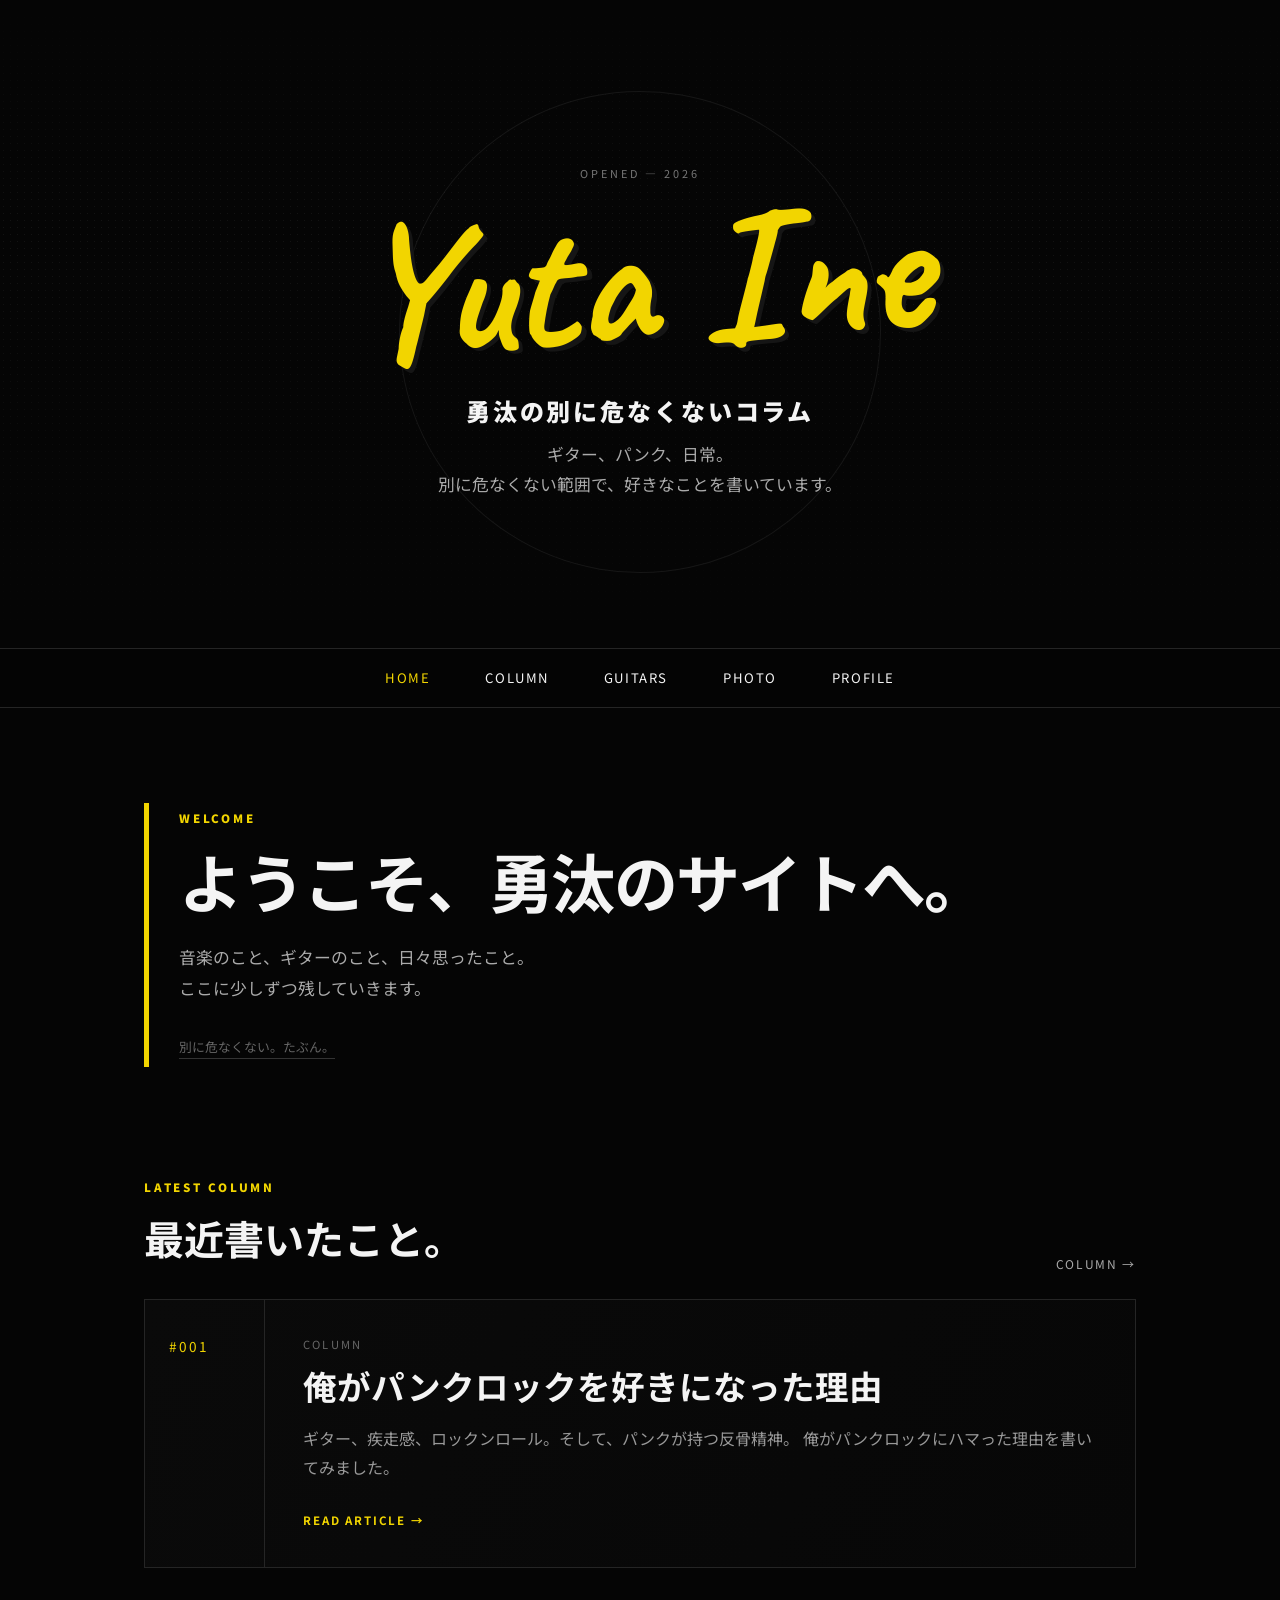
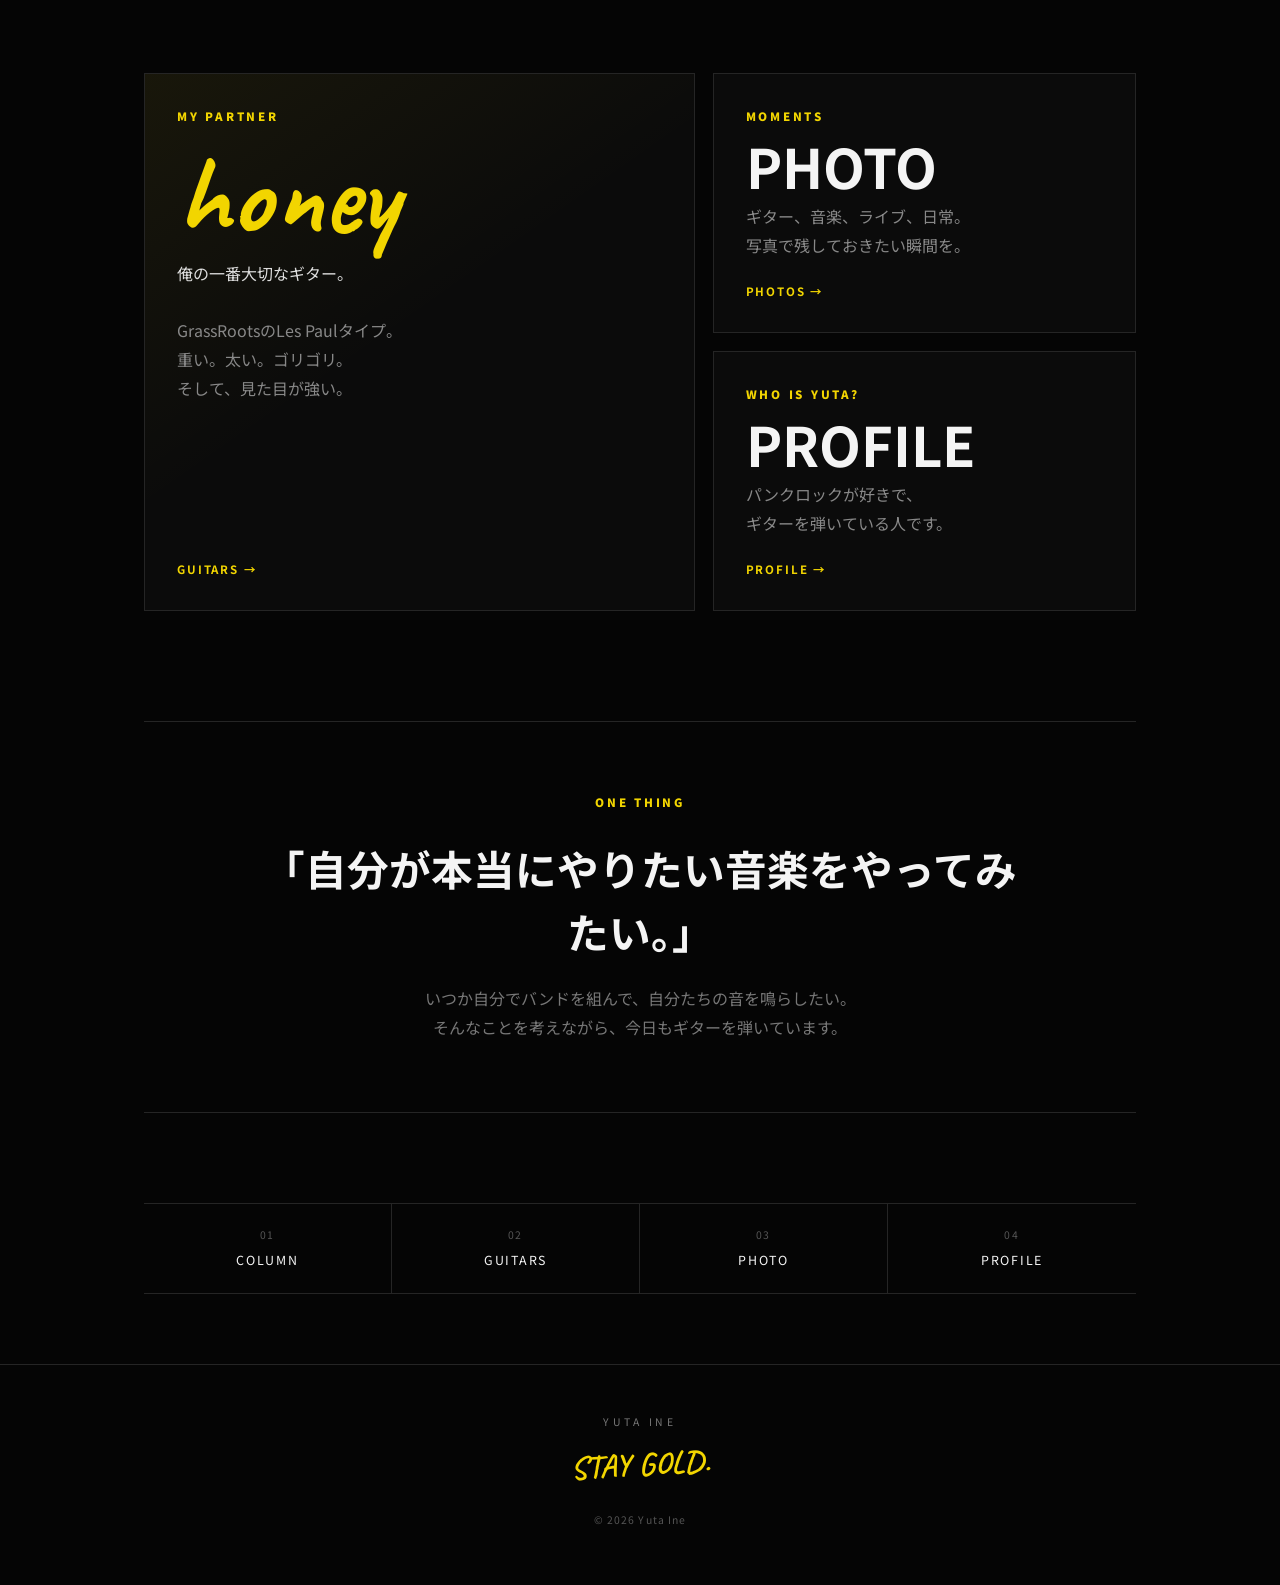
<file: index.html>
<!doctype html>
<html lang="ja">
<head>
<meta charset="utf-8">
<meta name="viewport" content="width=device-width, initial-scale=1">
<title>Yuta Ine | 勇汰の別に危なくないコラム</title>
<link rel="stylesheet" href="style.css">
</head>
<body>

<header class="hero">
  <div class="hero-noise"></div>
  <p class="opened">OPENED — 2026</p>
  <div class="scribble">Yuta Ine</div>
  <p class="subtitle">勇汰の別に危なくないコラム</p>
  <p class="lead">ギター、パンク、日常。<br>別に危なくない範囲で、好きなことを書いています。</p>
</header>

<nav>
  <a href="index.html" class="active">HOME</a>
  <a href="column.html">COLUMN</a>
  <a href="guitars.html">GUITARS</a>
  <a href="photo.html">PHOTO</a>
  <a href="profile.html">PROFILE</a>
</nav>

<main>

  <section class="welcome">
    <div class="section-mark">WELCOME</div>
    <h1>ようこそ、勇汰のサイトへ。</h1>
    <p>
      音楽のこと、ギターのこと、日々思ったこと。<br>
      ここに少しずつ残していきます。
    </p>
    <p class="welcome-note">別に危なくない。たぶん。</p>
  </section>

  <section class="latest">
    <div class="section-heading">
      <div>
        <p class="eyebrow">LATEST COLUMN</p>
        <h2>最近書いたこと。</h2>
      </div>
      <a class="text-link" href="column.html">COLUMN →</a>
    </div>

    <a class="feature-card" href="column.html">
      <div class="feature-number">#001</div>
      <div class="feature-copy">
        <p class="feature-label">COLUMN</p>
        <h3>俺がパンクロックを好きになった理由</h3>
        <p>
          ギター、疾走感、ロックンロール。そして、パンクが持つ反骨精神。
          俺がパンクロックにハマった理由を書いてみました。
        </p>
        <span>READ ARTICLE →</span>
      </div>
    </a>
  </section>

  <section class="home-grid">
    <a class="home-card home-card-large" href="guitars.html">
      <p class="eyebrow">MY PARTNER</p>
      <h2>honey</h2>
      <p class="card-lead">俺の一番大切なギター。</p>
      <p class="card-text">
        GrassRootsのLes Paulタイプ。<br>
        重い。太い。ゴリゴリ。<br>
        そして、見た目が強い。
      </p>
      <span class="card-arrow">GUITARS →</span>
    </a>

    <a class="home-card" href="photo.html">
      <p class="eyebrow">MOMENTS</p>
      <h2>PHOTO</h2>
      <p class="card-text">
        ギター、音楽、ライブ、日常。<br>
        写真で残しておきたい瞬間を。
      </p>
      <span class="card-arrow">PHOTOS →</span>
    </a>

    <a class="home-card" href="profile.html">
      <p class="eyebrow">WHO IS YUTA?</p>
      <h2>PROFILE</h2>
      <p class="card-text">
        パンクロックが好きで、<br>
        ギターを弾いている人です。
      </p>
      <span class="card-arrow">PROFILE →</span>
    </a>
  </section>

  <section class="manifesto">
    <p class="eyebrow">ONE THING</p>
    <blockquote>
      「自分が本当にやりたい音楽をやってみたい。」
    </blockquote>
    <p>
      いつか自分でバンドを組んで、自分たちの音を鳴らしたい。<br>
      そんなことを考えながら、今日もギターを弾いています。
    </p>
  </section>

  <section class="home-links">
    <a href="column.html"><span>01</span> COLUMN</a>
    <a href="guitars.html"><span>02</span> GUITARS</a>
    <a href="photo.html"><span>03</span> PHOTO</a>
    <a href="profile.html"><span>04</span> PROFILE</a>
  </section>

</main>

<footer>
  <p>YUTA INE</p>
  <strong>STAY GOLD.</strong>
  <small>© 2026 Yuta Ine</small>
</footer>

</body>
</html>
</file>
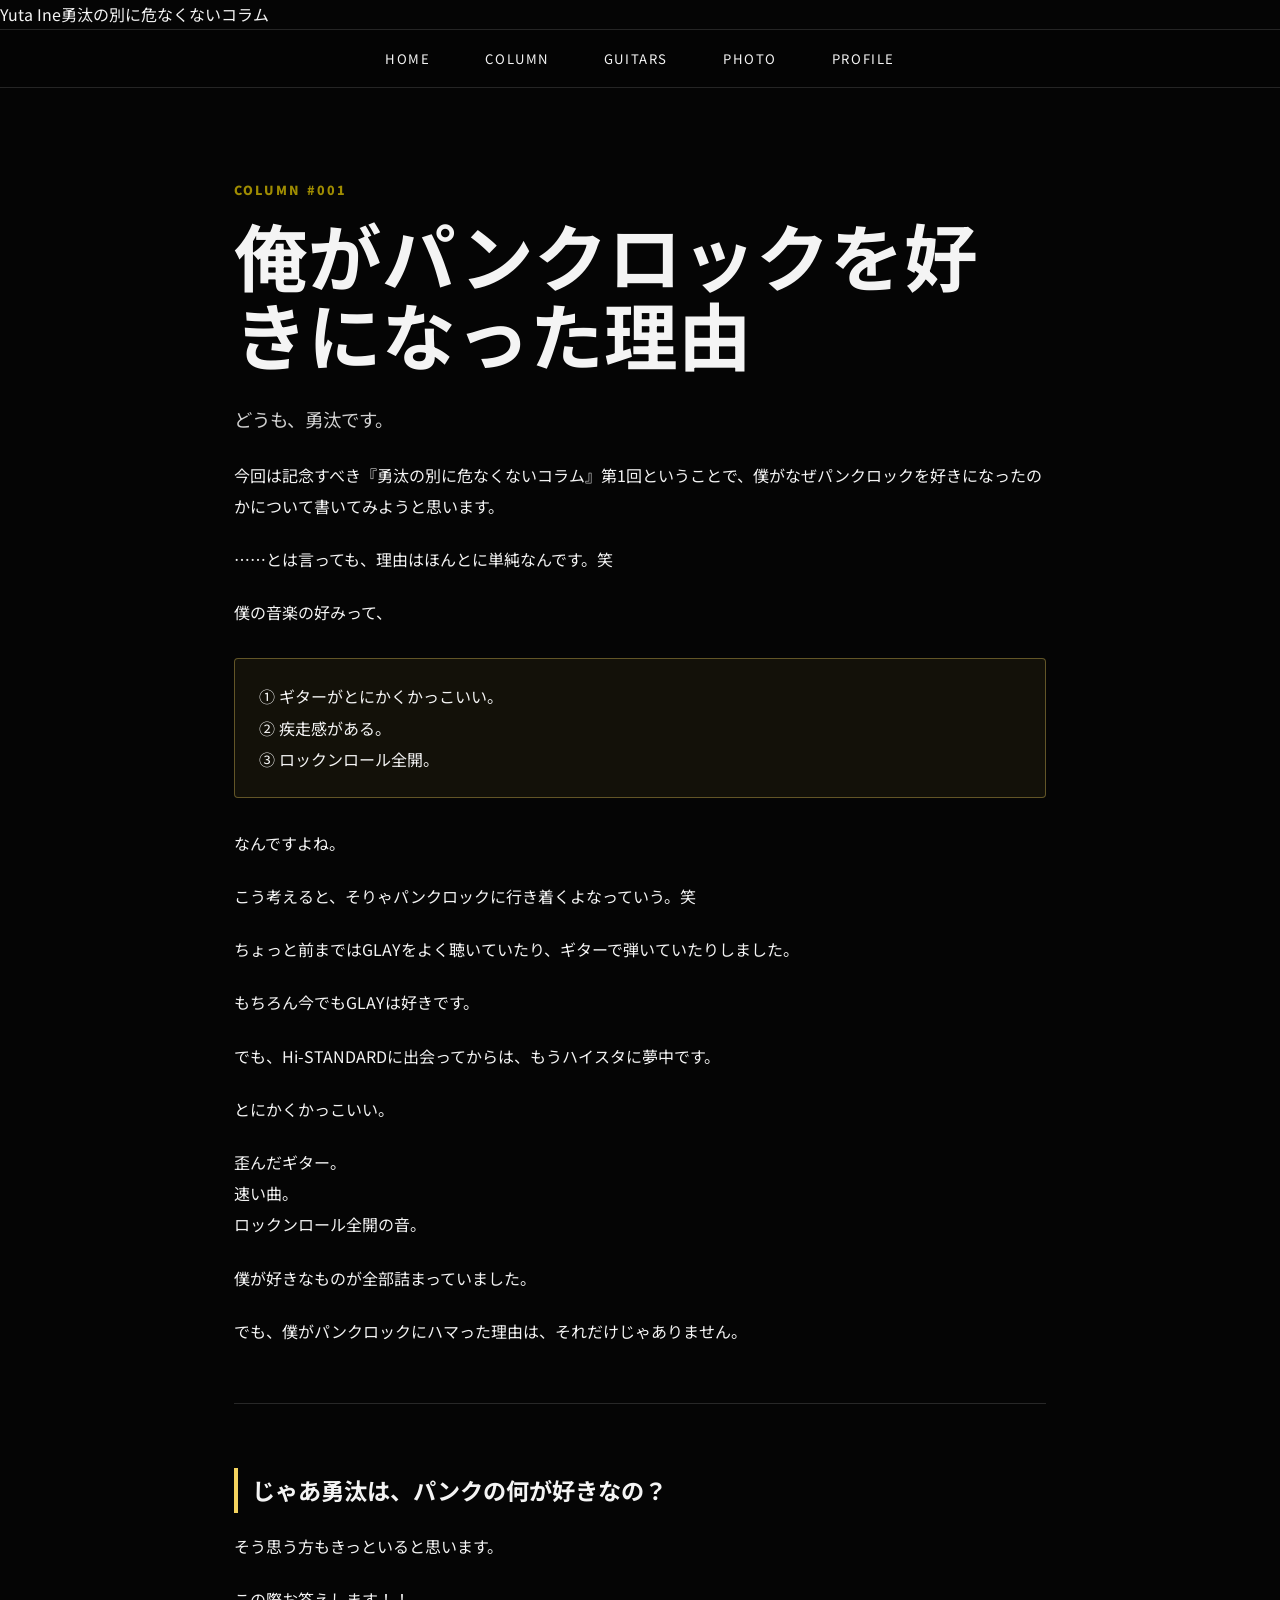
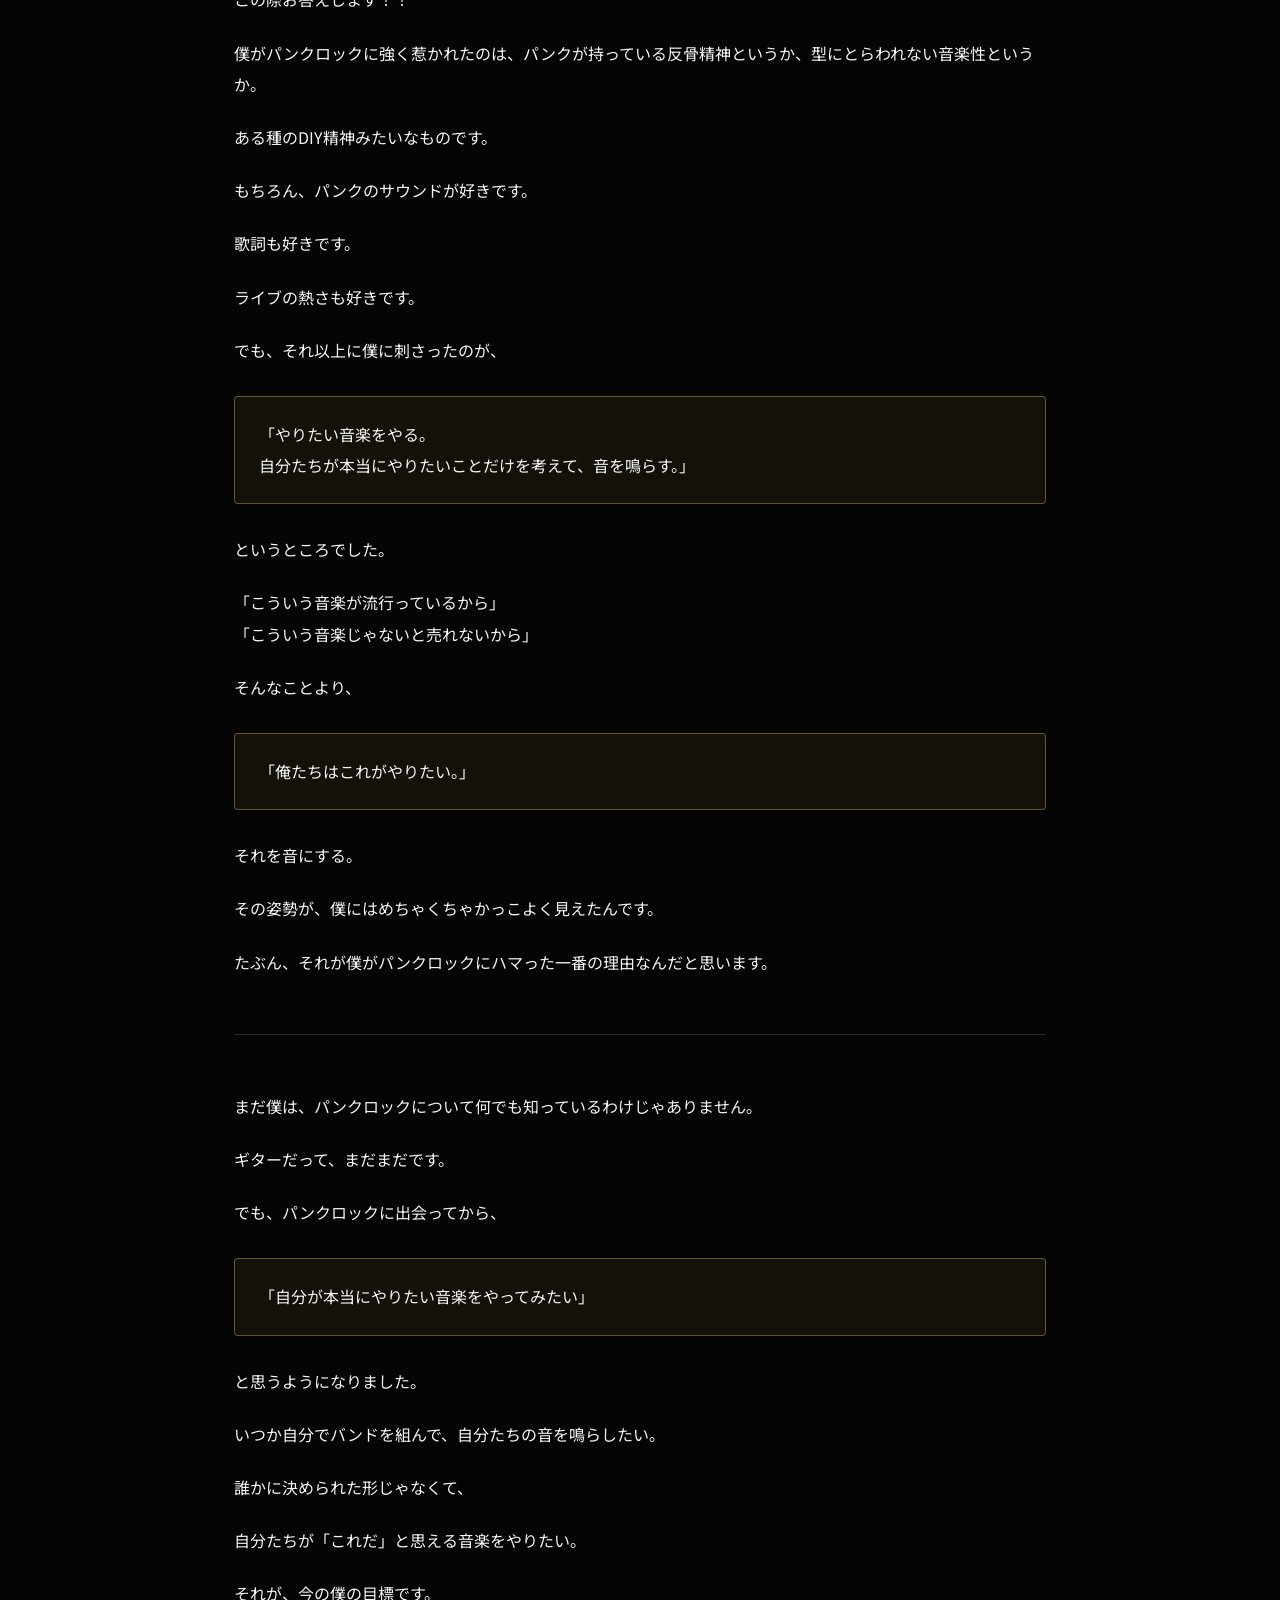
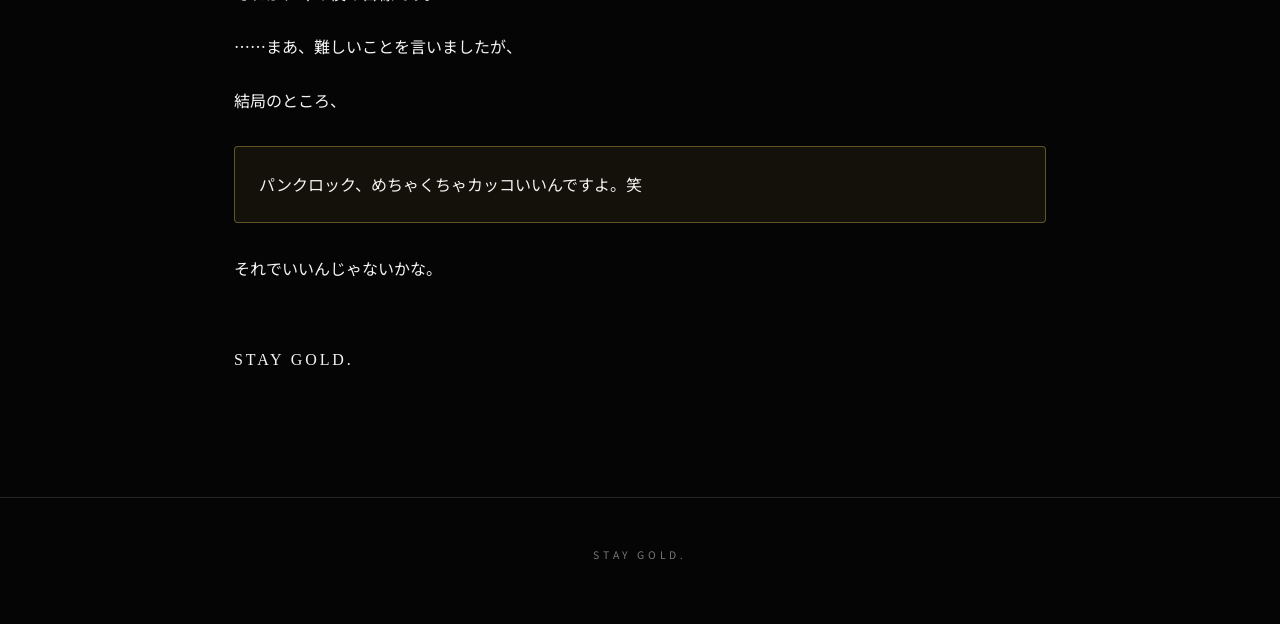
<file: column.html>
<!DOCTYPE html>
<html lang="ja">
<head>
  <meta charset="UTF-8">
  <meta name="viewport" content="width=device-width, initial-scale=1.0">
  <title>俺がパンクロックを好きになった理由 | Yuta Ine</title>
  <link rel="stylesheet" href="style.css">
</head>
<body>
<header class="site-header">
  <div class="brand"><a href="index.html">Yuta Ine</a><span>勇汰の別に危なくないコラム</span></div>
  <nav><a href="index.html">HOME</a><a href="column.html">COLUMN</a><a href="guitars.html">GUITARS</a><a href="photo.html">PHOTO</a><a href="profile.html">PROFILE</a></nav>
</header>

<main class="article-page">
  <p class="eyebrow">COLUMN #001</p>
  <h1>俺がパンクロックを好きになった理由</h1>
  <p class="article-lead">どうも、勇汰です。</p>

  <p>今回は記念すべき『勇汰の別に危なくないコラム』第1回ということで、僕がなぜパンクロックを好きになったのかについて書いてみようと思います。</p>
  <p>……とは言っても、理由はほんとに単純なんです。笑</p>

  <p>僕の音楽の好みって、</p>
  <div class="quote-card">
    <p>① ギターがとにかくかっこいい。<br>② 疾走感がある。<br>③ ロックンロール全開。</p>
  </div>
  <p>なんですよね。</p>
  <p>こう考えると、そりゃパンクロックに行き着くよなっていう。笑</p>

  <p>ちょっと前まではGLAYをよく聴いていたり、ギターで弾いていたりしました。</p>
  <p>もちろん今でもGLAYは好きです。</p>
  <p>でも、Hi-STANDARDに出会ってからは、もうハイスタに夢中です。</p>

  <p>とにかくかっこいい。</p>
  <p>歪んだギター。<br>速い曲。<br>ロックンロール全開の音。</p>
  <p>僕が好きなものが全部詰まっていました。</p>

  <p>でも、僕がパンクロックにハマった理由は、それだけじゃありません。</p>

  <hr>

  <h2>じゃあ勇汰は、パンクの何が好きなの？</h2>
  <p>そう思う方もきっといると思います。</p>
  <p>この際お答えします！！</p>

  <p>僕がパンクロックに強く惹かれたのは、パンクが持っている反骨精神というか、型にとらわれない音楽性というか。</p>
  <p>ある種のDIY精神みたいなものです。</p>

  <p>もちろん、パンクのサウンドが好きです。</p>
  <p>歌詞も好きです。</p>
  <p>ライブの熱さも好きです。</p>

  <p>でも、それ以上に僕に刺さったのが、</p>

  <div class="quote-card big">
    <p>「やりたい音楽をやる。<br>
    自分たちが本当にやりたいことだけを考えて、音を鳴らす。」</p>
  </div>

  <p>というところでした。</p>

  <p>「こういう音楽が流行っているから」<br>
  「こういう音楽じゃないと売れないから」</p>

  <p>そんなことより、</p>

  <div class="quote-card big"><p>「俺たちはこれがやりたい。」</p></div>

  <p>それを音にする。</p>
  <p>その姿勢が、僕にはめちゃくちゃかっこよく見えたんです。</p>
  <p>たぶん、それが僕がパンクロックにハマった一番の理由なんだと思います。</p>

  <hr>

  <p>まだ僕は、パンクロックについて何でも知っているわけじゃありません。</p>
  <p>ギターだって、まだまだです。</p>

  <p>でも、パンクロックに出会ってから、</p>

  <div class="quote-card big"><p>「自分が本当にやりたい音楽をやってみたい」</p></div>

  <p>と思うようになりました。</p>

  <p>いつか自分でバンドを組んで、自分たちの音を鳴らしたい。</p>
  <p>誰かに決められた形じゃなくて、</p>
  <p>自分たちが「これだ」と思える音楽をやりたい。</p>
  <p>それが、今の僕の目標です。</p>

  <p>……まあ、難しいことを言いましたが、</p>
  <p>結局のところ、</p>

  <div class="quote-card big"><p>パンクロック、めちゃくちゃカッコいいんですよ。笑</p></div>

  <p>それでいいんじゃないかな。</p>

  <p class="signature">STAY GOLD.</p>
</main>

<footer><p>STAY GOLD.</p></footer>
</body>
</html>
</file>
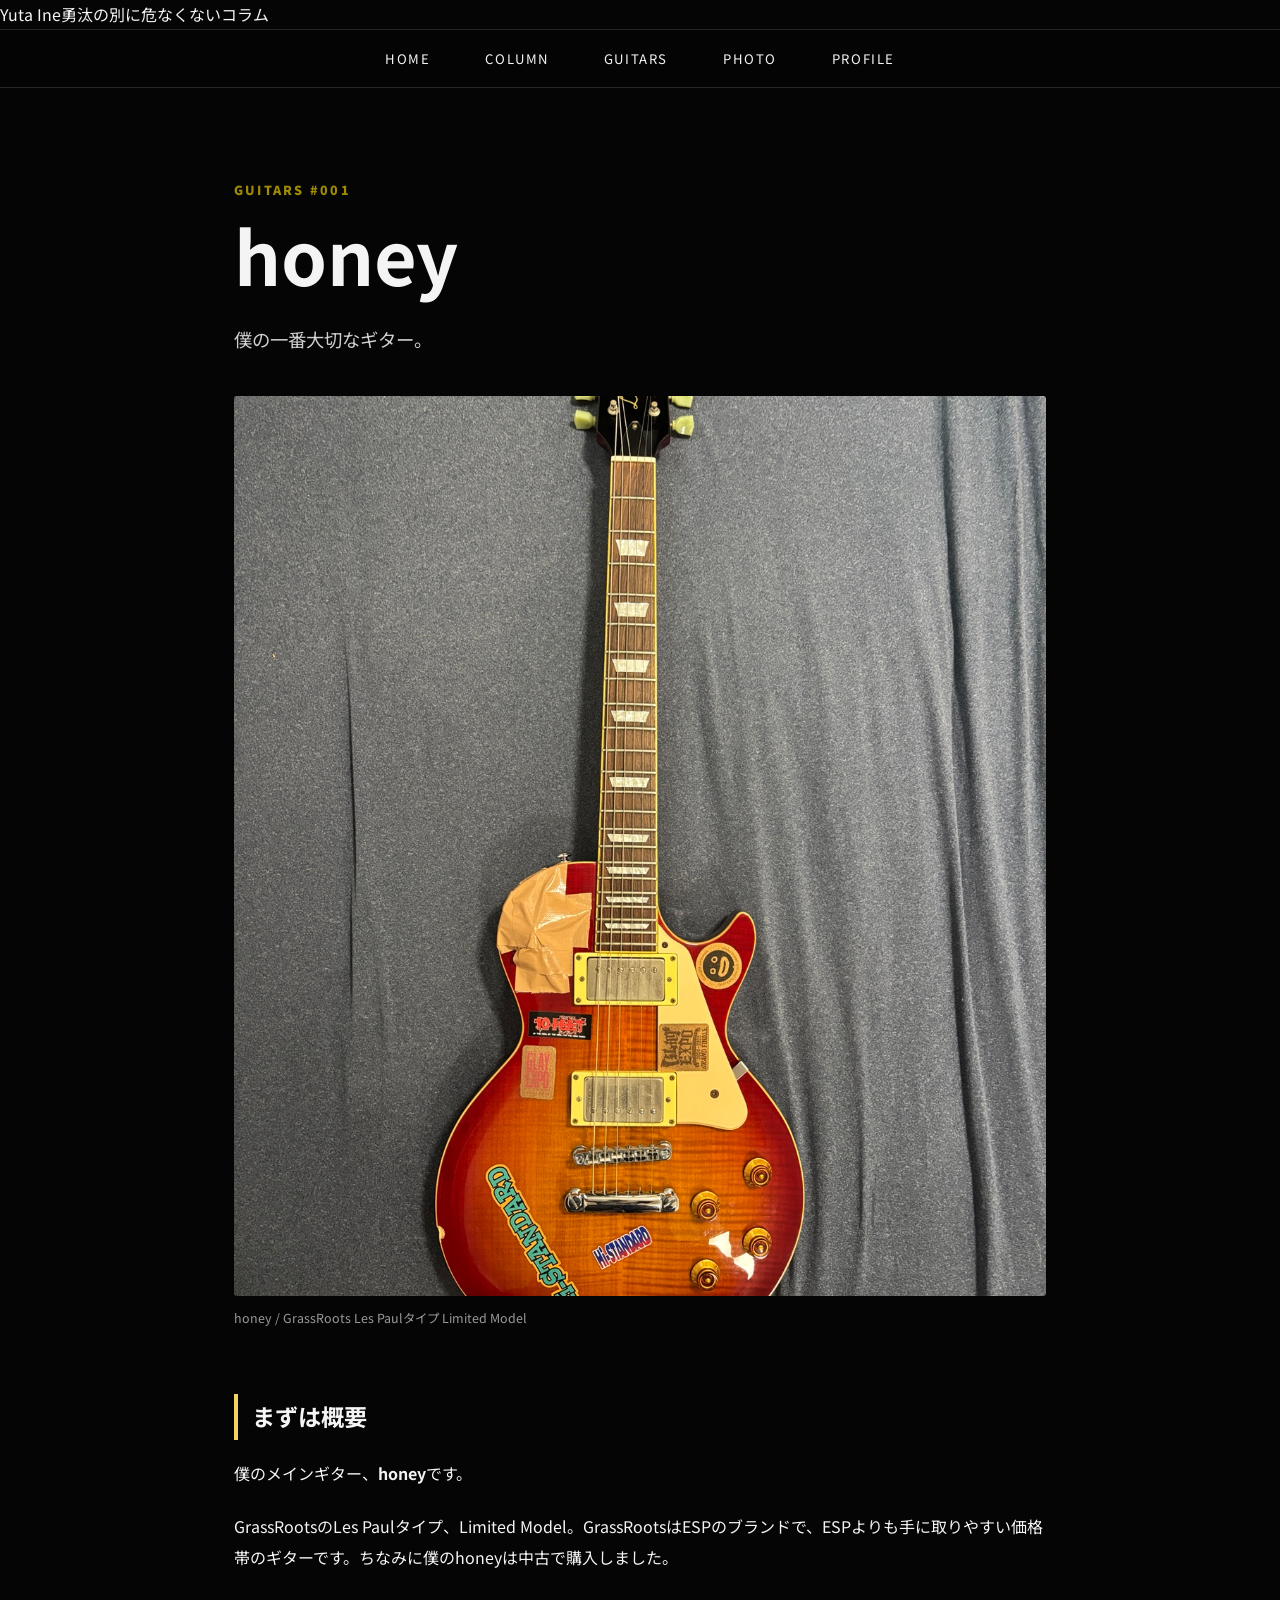
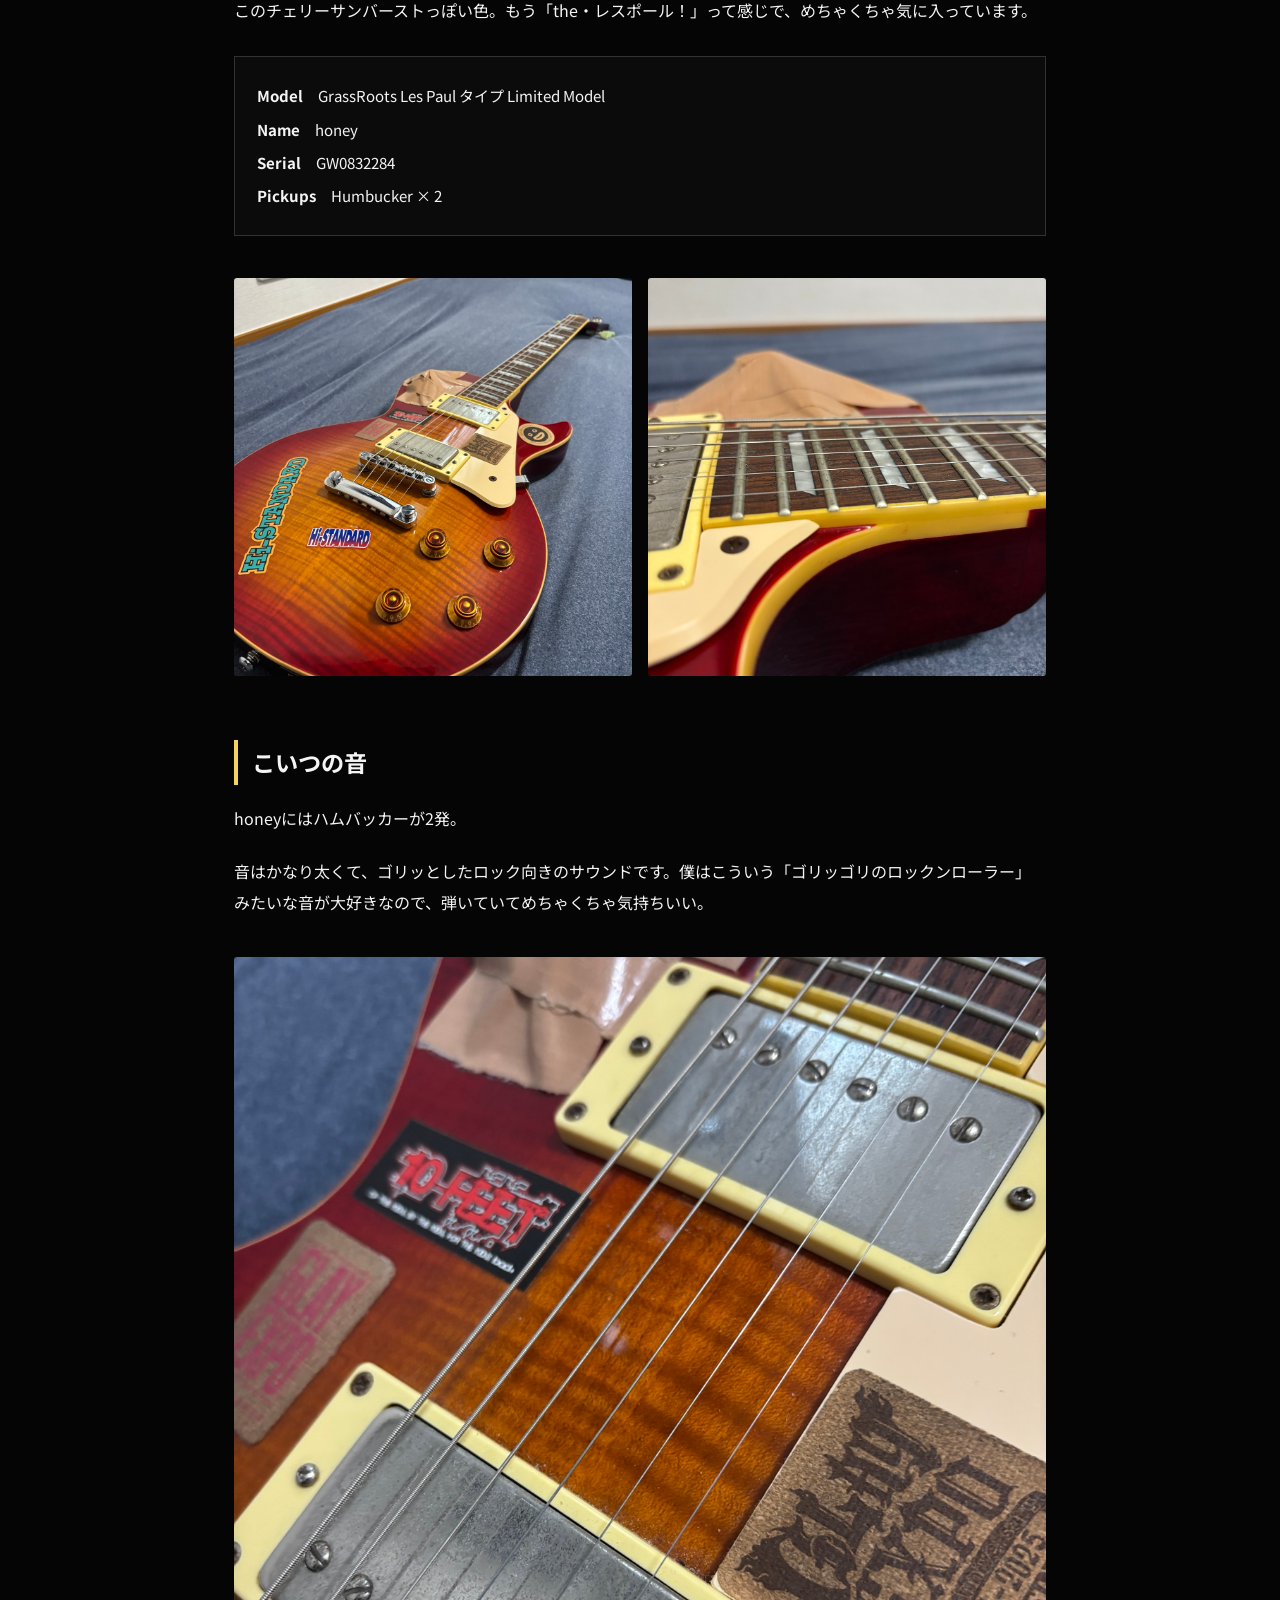
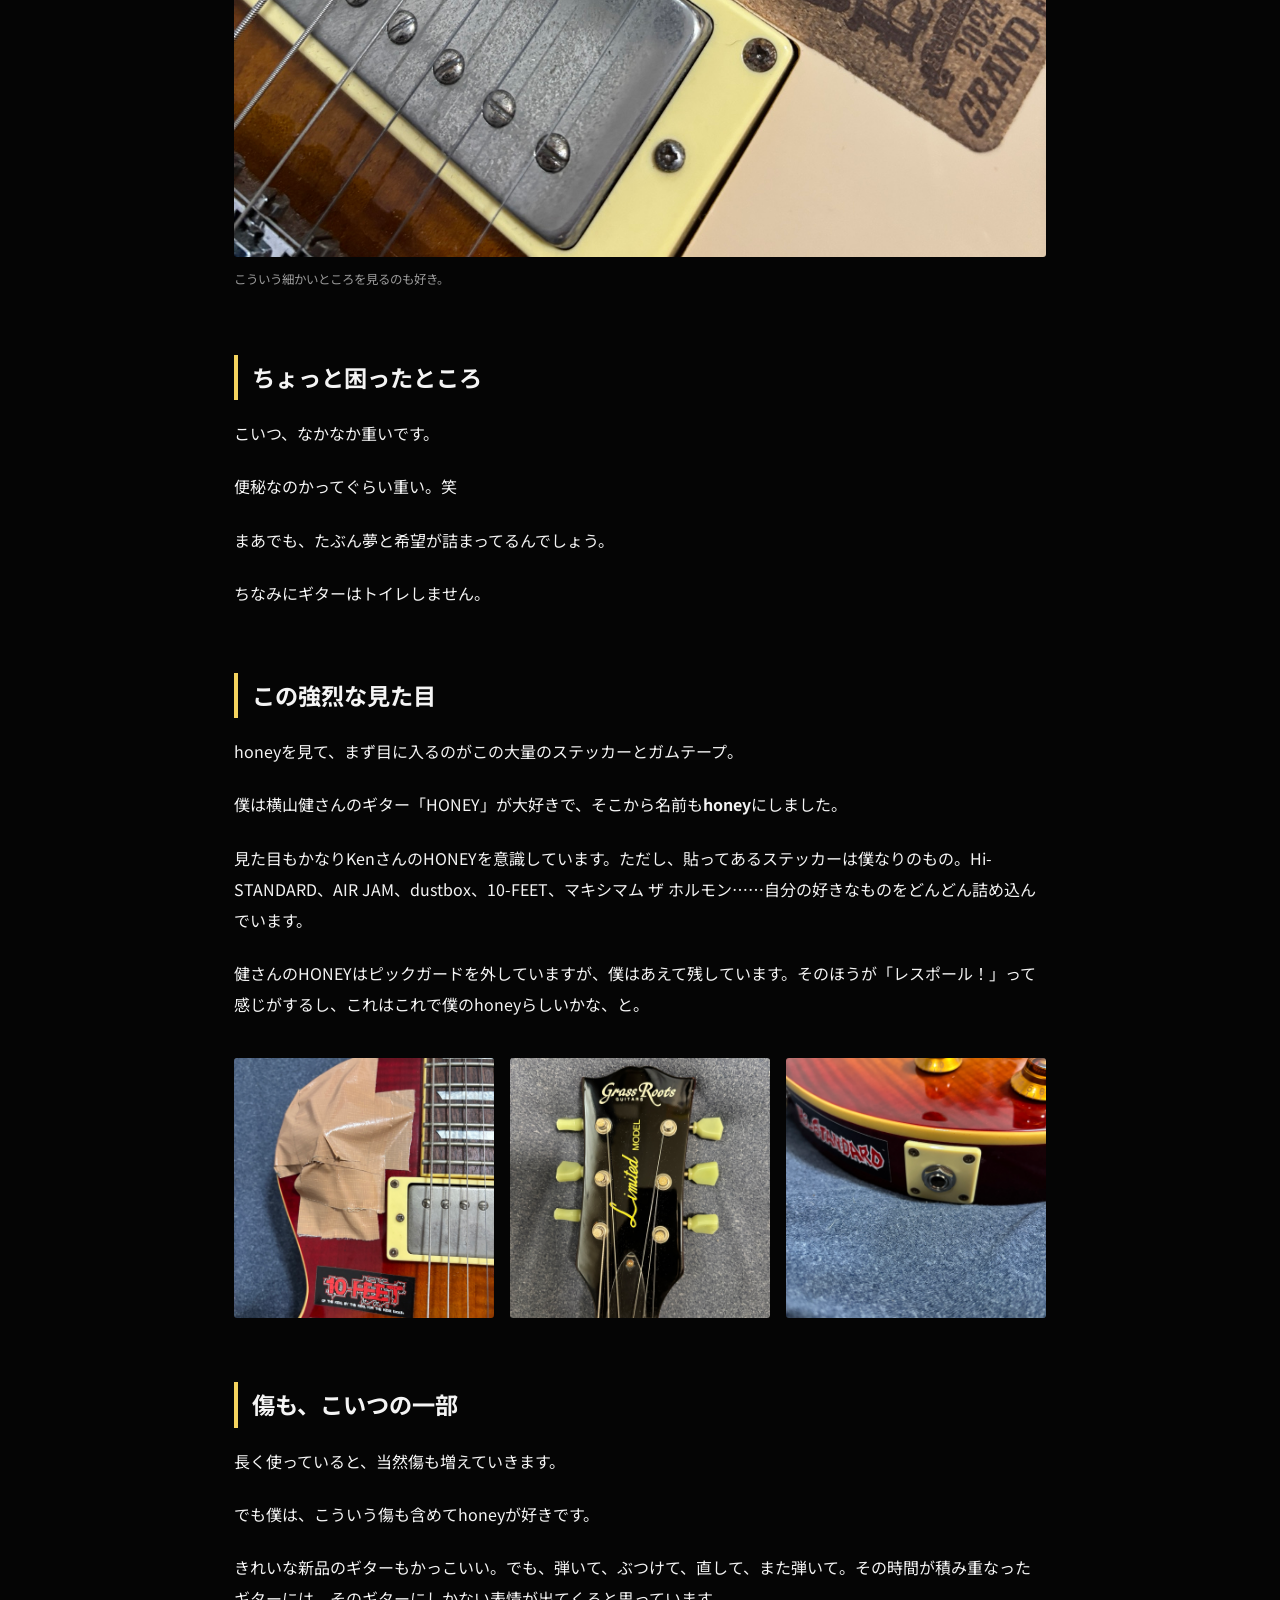
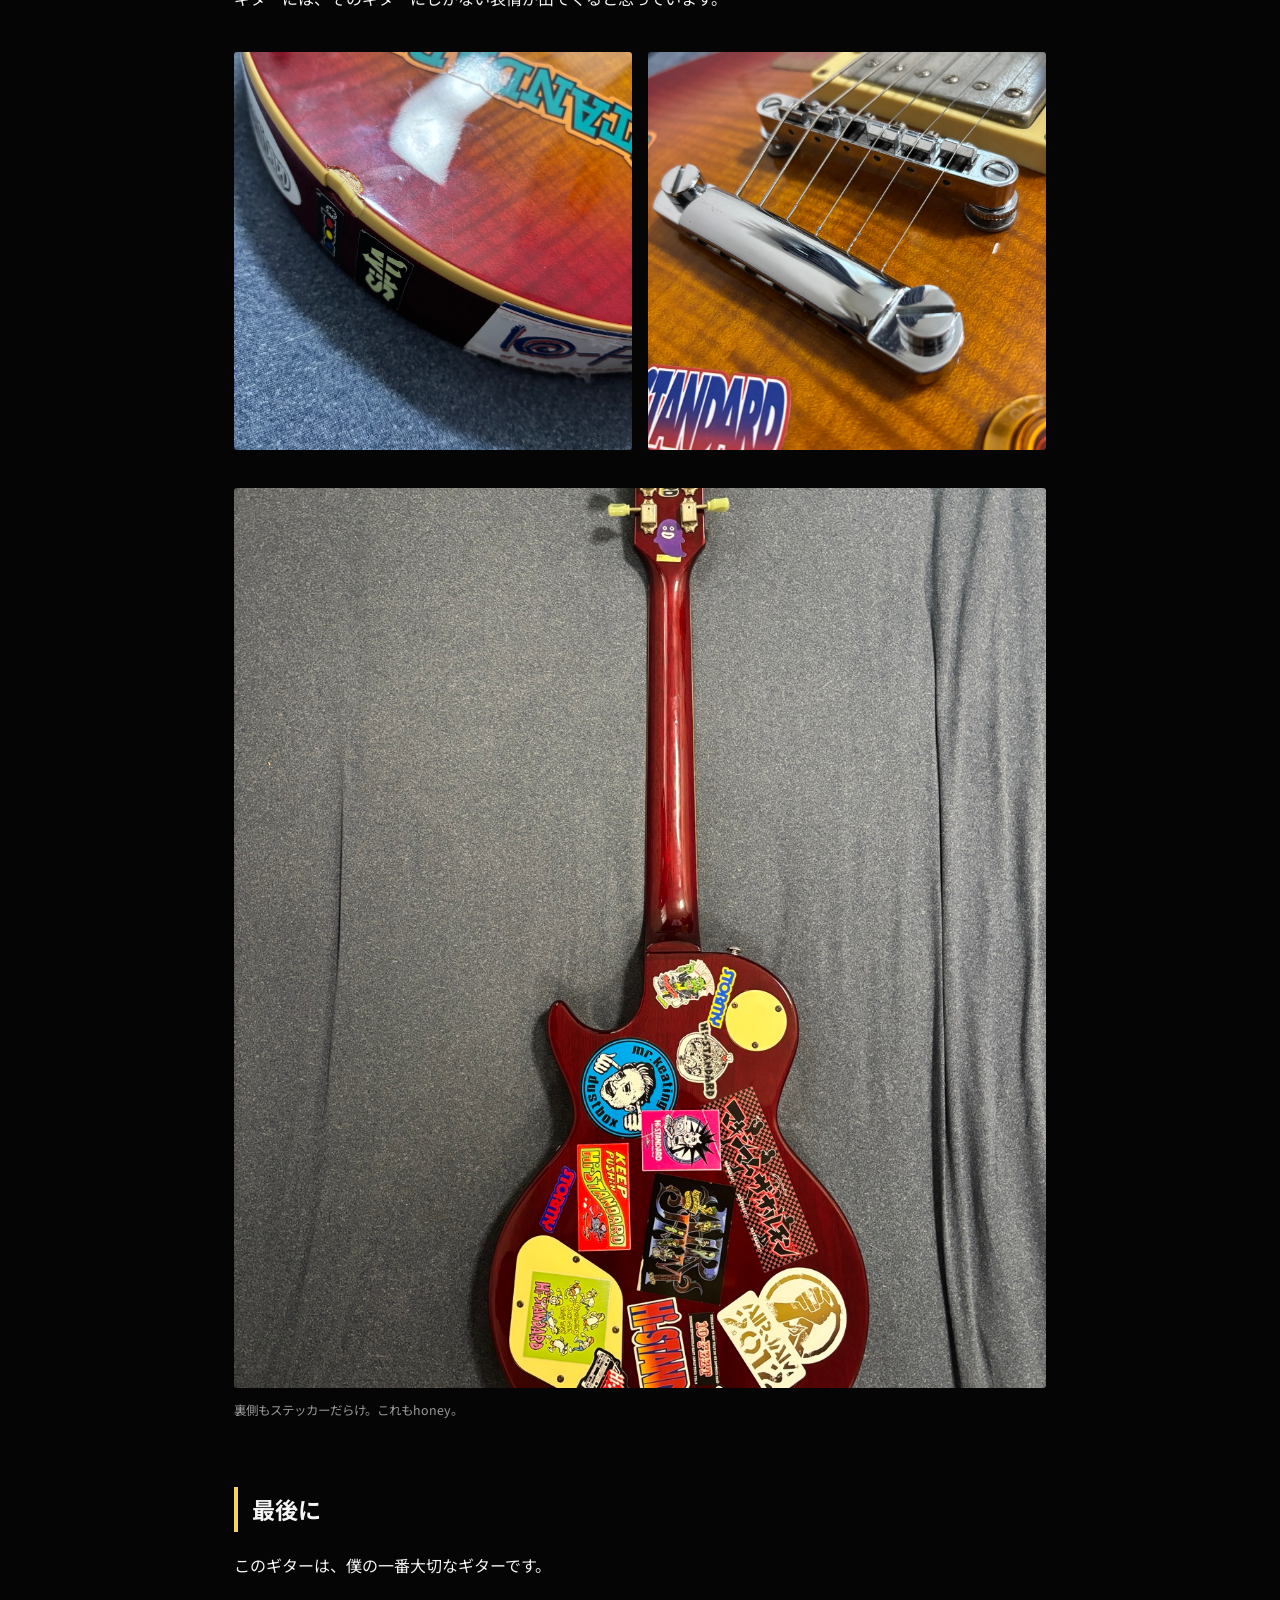
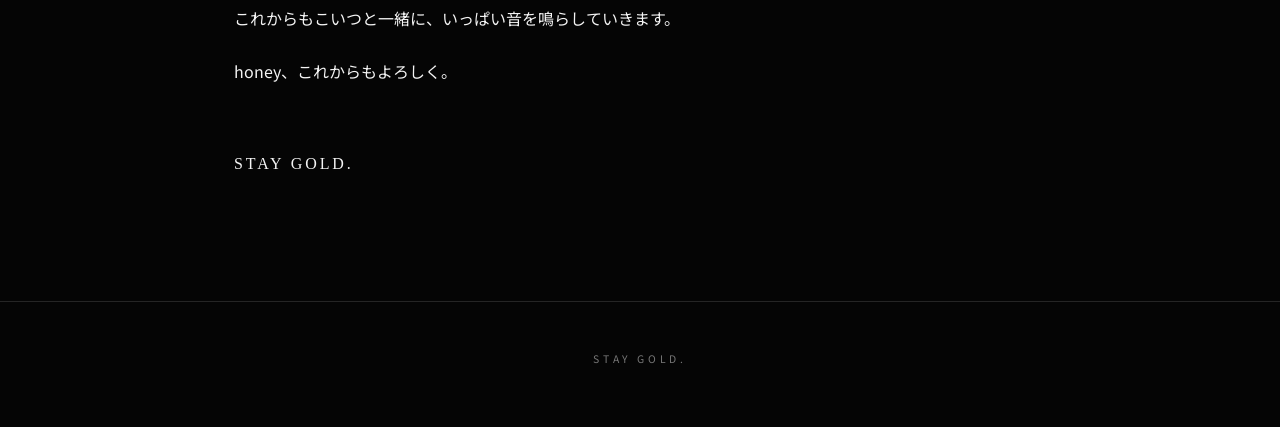
<file: guitars.html>
<!DOCTYPE html>
<html lang="ja">
<head>
  <meta charset="UTF-8">
  <meta name="viewport" content="width=device-width, initial-scale=1.0">
  <title>honey | Yuta Ine</title>
  <link rel="stylesheet" href="style.css">
</head>
<body>
<header class="site-header">
  <div class="brand"><a href="index.html">Yuta Ine</a><span>勇汰の別に危なくないコラム</span></div>
  <nav><a href="index.html">HOME</a><a href="column.html">COLUMN</a><a href="guitars.html">GUITARS</a><a href="photo.html">PHOTO</a><a href="profile.html">PROFILE</a></nav>
</header>

<main class="article-page guitar-article">
  <p class="eyebrow">GUITARS #001</p>
  <h1>honey</h1>
  <p class="article-lead">僕の一番大切なギター。</p>

  <figure class="hero-guitar">
    <img src="honey-01.jpeg" alt="GrassRoots Les Paulタイプのhoney">
    <figcaption>honey / GrassRoots Les Paulタイプ Limited Model</figcaption>
  </figure>

  <h2>まずは概要</h2>
  <p>僕のメインギター、<strong>honey</strong>です。</p>
  <p>GrassRootsのLes Paulタイプ、Limited Model。GrassRootsはESPのブランドで、ESPよりも手に取りやすい価格帯のギターです。ちなみに僕のhoneyは中古で購入しました。</p>
  <p>このチェリーサンバーストっぽい色。もう「the・レスポール！」って感じで、めちゃくちゃ気に入っています。</p>

  <div class="spec-box">
    <p><strong>Model</strong>　GrassRoots Les Paul タイプ Limited Model</p>
    <p><strong>Name</strong>　honey</p>
    <p><strong>Serial</strong>　GW0832284</p>
    <p><strong>Pickups</strong>　Humbucker × 2</p>
  </div>

  <div class="photo-grid">
    <figure><img src="honey-02.jpeg" alt="honeyを斜めから撮影した写真"></figure>
    <figure><img src="honey-03.jpeg" alt="honeyのネックとボディの寄り写真"></figure>
  </div>

  <h2>こいつの音</h2>
  <p>honeyにはハムバッカーが2発。</p>
  <p>音はかなり太くて、ゴリッとしたロック向きのサウンドです。僕はこういう「ゴリッゴリのロックンローラー」みたいな音が大好きなので、弾いていてめちゃくちゃ気持ちいい。</p>

  <figure class="wide-photo">
    <img src="honey-09.jpeg" alt="honeyのブリッジとピックアップ">
    <figcaption>こういう細かいところを見るのも好き。</figcaption>
  </figure>

  <h2>ちょっと困ったところ</h2>
  <p>こいつ、なかなか重いです。</p>
  <p>便秘なのかってぐらい重い。笑</p>
  <p>まあでも、たぶん夢と希望が詰まってるんでしょう。</p>
  <p>ちなみにギターはトイレしません。</p>

  <h2>この強烈な見た目</h2>
  <p>honeyを見て、まず目に入るのがこの大量のステッカーとガムテープ。</p>
  <p>僕は横山健さんのギター「HONEY」が大好きで、そこから名前も<strong>honey</strong>にしました。</p>
  <p>見た目もかなりKenさんのHONEYを意識しています。ただし、貼ってあるステッカーは僕なりのもの。Hi-STANDARD、AIR JAM、dustbox、10-FEET、マキシマム ザ ホルモン……自分の好きなものをどんどん詰め込んでいます。</p>
  <p>健さんのHONEYはピックガードを外していますが、僕はあえて残しています。そのほうが「レスポール！」って感じがするし、これはこれで僕のhoneyらしいかな、と。</p>

  <div class="photo-grid three">
    <figure><img src="honey-04.jpeg" alt="honeyのガムテープ部分"></figure>
    <figure><img src="honey-05.jpeg" alt="honeyのヘッド"></figure>
    <figure><img src="honey-06.jpeg" alt="honeyのジャック周り"></figure>
  </div>

  <h2>傷も、こいつの一部</h2>
  <p>長く使っていると、当然傷も増えていきます。</p>
  <p>でも僕は、こういう傷も含めてhoneyが好きです。</p>
  <p>きれいな新品のギターもかっこいい。でも、弾いて、ぶつけて、直して、また弾いて。その時間が積み重なったギターには、そのギターにしかない表情が出てくると思っています。</p>

  <div class="photo-grid">
    <figure><img src="honey-07.jpeg" alt="honeyのボディに残る傷"></figure>
    <figure><img src="honey-08.jpeg" alt="honeyのピックアップとステッカー"></figure>
  </div>

  <figure class="hero-guitar">
    <img src="honey-10.jpeg" alt="honeyの背面">
    <figcaption>裏側もステッカーだらけ。これもhoney。</figcaption>
  </figure>

  <h2>最後に</h2>
  <p>このギターは、僕の一番大切なギターです。</p>
  <p>これからもこいつと一緒に、いっぱい音を鳴らしていきます。</p>
  <p>honey、これからもよろしく。</p>

  <p class="signature">STAY GOLD.</p>
</main>

<footer><p>STAY GOLD.</p></footer>
</body>
</html>
</file>
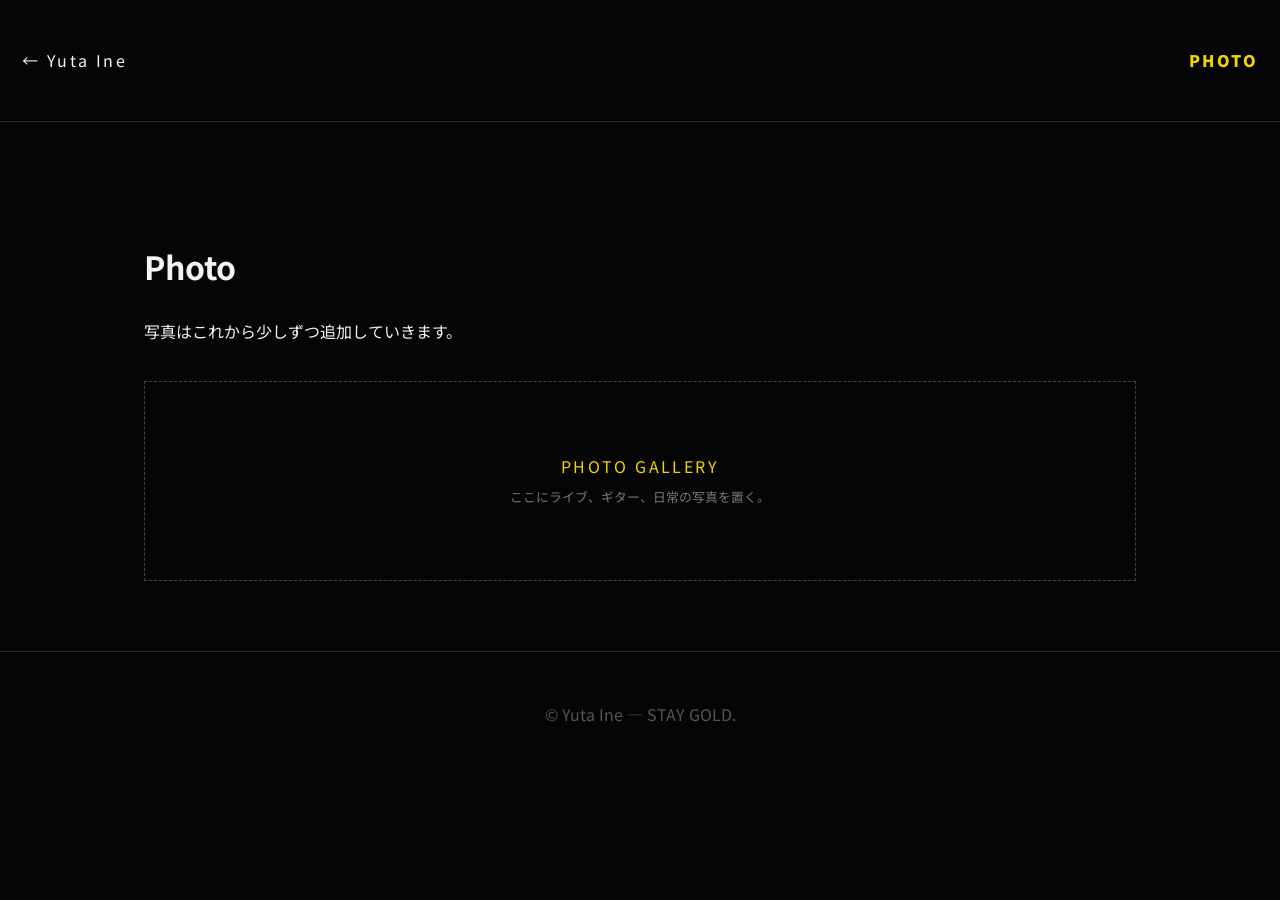
<file: photo.html>
<!doctype html><html lang="ja"><head><meta charset="utf-8"><meta name="viewport" content="width=device-width,initial-scale=1"><title>PHOTO | Yuta Ine</title><link rel="stylesheet" href="style.css"></head><body>
<header class="smallhero"><a href="index.html" class="back">← Yuta Ine</a><p>PHOTO</p></header><main><h1>Photo</h1><p>写真はこれから少しずつ追加していきます。</p>
<div class="photo-note">PHOTO GALLERY<br><span>ここにライブ、ギター、日常の写真を置く。</span></div></main><footer>© Yuta Ine — STAY GOLD.</footer></body></html>
</file>
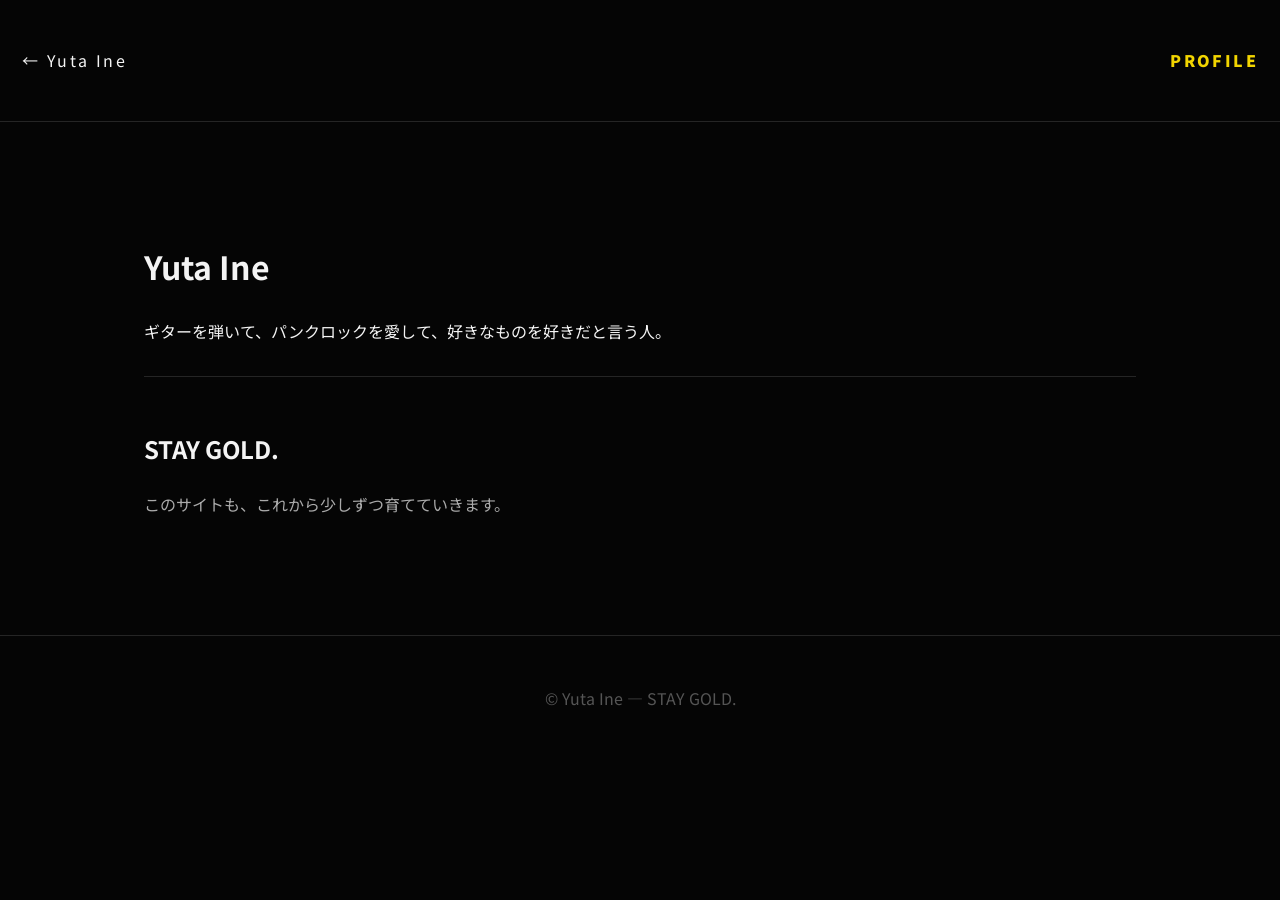
<file: profile.html>
<!doctype html><html lang="ja"><head><meta charset="utf-8"><meta name="viewport" content="width=device-width,initial-scale=1"><title>PROFILE | Yuta Ine</title><link rel="stylesheet" href="style.css"></head><body>
<header class="smallhero"><a href="index.html" class="back">← Yuta Ine</a><p>PROFILE</p></header><main><h1>Yuta Ine</h1><p>ギターを弾いて、パンクロックを愛して、好きなものを好きだと言う人。</p>
<article class="article"><h2>STAY GOLD.</h2><p>このサイトも、これから少しずつ育てていきます。</p></article></main><footer>© Yuta Ine — STAY GOLD.</footer></body></html>
</file>
<file: style.css>
@import url('https://fonts.googleapis.com/css2?family=Caveat:wght@600;700&family=Noto+Sans+JP:wght@400;500;700;900&display=swap');

:root{
  --bg:#050505;
  --panel:#0b0b0b;
  --line:#252525;
  --muted:#9a9a9a;
  --yellow:#f2d500;
  --white:#f4f4f4;
}

*{box-sizing:border-box}
html{scroll-behavior:smooth}
body{
  margin:0;
  background:var(--bg);
  color:var(--white);
  font-family:'Noto Sans JP',sans-serif;
  line-height:1.8;
}
a{color:inherit;text-decoration:none}

.hero{
  min-height:72vh;
  display:flex;
  flex-direction:column;
  justify-content:center;
  align-items:center;
  text-align:center;
  padding:70px 20px 55px;
  position:relative;
  overflow:hidden;
}
.hero:before{
  content:"";
  position:absolute;
  width:480px;
  height:480px;
  border:1px solid #161616;
  border-radius:50%;
  transform:rotate(-12deg);
  pointer-events:none;
}
.hero-noise{
  position:absolute;
  inset:0;
  opacity:.13;
  background-image:radial-gradient(#777 0.6px,transparent 0.6px);
  background-size:7px 7px;
  mask-image:linear-gradient(to bottom,transparent 0%,#000 35%,transparent 100%);
}
.opened{
  color:#777;
  font-size:.68rem;
  letter-spacing:.28em;
  margin:0 0 22px;
  position:relative;
}
.scribble{
  font-family:'Caveat',cursive;
  font-size:clamp(5.4rem,19vw,12rem);
  font-weight:700;
  color:var(--yellow);
  line-height:.78;
  transform:rotate(-3deg);
  text-shadow:4px 4px 0 #151515;
  position:relative;
}
.subtitle{
  margin:34px 0 7px;
  font-weight:900;
  letter-spacing:.12em;
  font-size:clamp(1rem,3vw,1.5rem);
  position:relative;
}
.lead{
  color:#aaa;
  margin:0;
  font-size:clamp(.9rem,2.5vw,1.05rem);
  position:relative;
}

nav{
  position:sticky;
  top:0;
  z-index:10;
  display:flex;
  justify-content:center;
  gap:clamp(15px,5vw,55px);
  padding:17px 12px;
  border-top:1px solid var(--line);
  border-bottom:1px solid var(--line);
  background:rgba(5,5,5,.96);
  backdrop-filter:blur(8px);
  font-size:.82rem;
  letter-spacing:.12em;
}
nav a{transition:.2s}
nav a:hover,nav a.active{color:var(--yellow)}

main{
  max-width:1040px;
  margin:auto;
  padding:95px 24px 70px;
}

.eyebrow,.section-mark{
  color:var(--yellow);
  font-weight:900;
  letter-spacing:.24em;
  font-size:.72rem;
  margin:0;
}
.welcome{
  border-left:5px solid var(--yellow);
  padding:5px 0 8px 30px;
  margin-bottom:110px;
}
.welcome h1{
  font-size:clamp(2rem,6vw,4rem);
  line-height:1.25;
  margin:12px 0 22px;
  letter-spacing:-.03em;
}
.welcome p:not(.section-mark):not(.welcome-note){
  color:#aaa;
  font-size:1.05rem;
}
.welcome-note{
  display:inline-block;
  margin:15px 0 0;
  color:#666;
  font-size:.8rem;
  border-bottom:1px solid #333;
}

.latest{margin-bottom:105px}
.section-heading{
  display:flex;
  justify-content:space-between;
  align-items:end;
  gap:25px;
  margin-bottom:25px;
}
.section-heading h2{
  margin:4px 0 0;
  font-size:clamp(1.7rem,4vw,2.5rem);
}
.text-link{
  color:#aaa;
  font-size:.75rem;
  letter-spacing:.14em;
  white-space:nowrap;
}
.text-link:hover{color:var(--yellow)}

.feature-card{
  display:grid;
  grid-template-columns:120px 1fr;
  border:1px solid var(--line);
  background:linear-gradient(120deg,#0a0a0a,#070707);
  transition:.25s;
}
.feature-card:hover{
  border-color:var(--yellow);
  transform:translateY(-4px);
}
.feature-number{
  padding:34px 24px;
  border-right:1px solid var(--line);
  color:var(--yellow);
  font-size:.85rem;
  letter-spacing:.14em;
}
.feature-copy{padding:34px 38px}
.feature-label{
  margin:0;
  color:#666;
  font-size:.7rem;
  letter-spacing:.2em;
}
.feature-copy h3{
  font-size:clamp(1.35rem,4vw,2.1rem);
  line-height:1.4;
  margin:8px 0 15px;
}
.feature-copy p:not(.feature-label){
  color:#999;
  margin:0 0 22px;
}
.feature-copy span,.card-arrow{
  color:var(--yellow);
  font-size:.72rem;
  letter-spacing:.16em;
  font-weight:700;
}

.home-grid{
  display:grid;
  grid-template-columns:1.3fr 1fr;
  gap:18px;
  margin-bottom:110px;
}
.home-card{
  min-height:260px;
  padding:32px;
  border:1px solid var(--line);
  position:relative;
  transition:.25s;
  background:var(--panel);
}
.home-card:hover{
  border-color:var(--yellow);
  transform:translateY(-4px);
}
.home-card-large{
  grid-row:span 2;
  min-height:538px;
  background:
    linear-gradient(145deg,rgba(242,213,0,.06),transparent 48%),
    var(--panel);
}
.home-card h2{
  font-size:clamp(2rem,5vw,3.4rem);
  margin:13px 0 8px;
  line-height:1;
}
.home-card-large h2{font-family:'Caveat',cursive;color:var(--yellow);font-size:clamp(4rem,10vw,7rem);font-weight:700}
.card-lead{font-size:1rem;color:#ddd;margin:0 0 28px}
.card-text{color:#888;margin:0}
.card-arrow{
  position:absolute;
  bottom:30px;
  left:32px;
}

.manifesto{
  padding:70px 30px;
  border-top:1px solid var(--line);
  border-bottom:1px solid var(--line);
  margin-bottom:90px;
  text-align:center;
}
.manifesto blockquote{
  max-width:760px;
  margin:25px auto 22px;
  font-size:clamp(1.5rem,4vw,2.6rem);
  line-height:1.5;
  font-weight:700;
}
.manifesto > p:last-child{
  color:#777;
  margin:0;
}

.home-links{
  display:grid;
  grid-template-columns:repeat(4,1fr);
  border-top:1px solid var(--line);
  border-bottom:1px solid var(--line);
}
.home-links a{
  padding:22px 18px;
  text-align:center;
  border-right:1px solid var(--line);
  font-size:.78rem;
  letter-spacing:.14em;
  transition:.2s;
}
.home-links a:last-child{border-right:0}
.home-links a:hover{background:#0d0d0d;color:var(--yellow)}
.home-links span{
  display:block;
  color:#555;
  font-size:.65rem;
  margin-bottom:4px;
}

footer{
  text-align:center;
  color:#555;
  border-top:1px solid var(--line);
  padding:48px 20px 55px;
}
footer p{
  color:#777;
  font-size:.65rem;
  letter-spacing:.35em;
  margin:0 0 4px;
}
footer strong{
  display:block;
  color:var(--yellow);
  font-family:'Caveat',cursive;
  font-size:2rem;
  transform:rotate(-3deg);
}
footer small{
  display:block;
  margin-top:18px;
  font-size:.65rem;
  letter-spacing:.1em;
}

/* Existing inner pages */
.smallhero{
  padding:30px 22px;
  border-bottom:1px solid var(--line);
  display:flex;
  justify-content:space-between;
  align-items:center;
  letter-spacing:.15em;
}
.smallhero p{color:var(--yellow);font-weight:900}
.back:hover{color:var(--yellow)}
.article{border-top:1px solid var(--line);padding:30px 0;margin-top:30px}
.article h2{font-size:1.5rem}
.article p{color:#aaa}
.photo-note{margin-top:35px;border:1px dashed #444;padding:70px 20px;text-align:center;color:var(--yellow);letter-spacing:.15em}
.photo-note span{color:#777;font-size:.8rem;letter-spacing:0}

@media(max-width:700px){
  .hero{min-height:64vh}
  .scribble{font-size:clamp(4.8rem,23vw,8rem)}
  nav{gap:11px;font-size:.67rem}
  main{padding:72px 18px 55px}
  .welcome{margin-bottom:75px;padding-left:22px}
  .latest{margin-bottom:75px}
  .section-heading{align-items:start;flex-direction:column;gap:8px}
  .feature-card{grid-template-columns:1fr}
  .feature-number{border-right:0;border-bottom:1px solid var(--line);padding:18px 22px}
  .feature-copy{padding:27px 22px 32px}
  .home-grid{grid-template-columns:1fr;margin-bottom:75px}
  .home-card-large{grid-row:auto;min-height:430px}
  .home-card{min-height:240px}
  .home-links{grid-template-columns:repeat(2,1fr)}
  .home-links a:nth-child(2){border-right:0}
  .home-links a:nth-child(-n+2){border-bottom:1px solid var(--line)}
}

@media(max-width:430px){
  .subtitle{font-size:.92rem}
  .lead{font-size:.84rem}
  nav{font-size:.61rem;gap:8px}
}


/* Article + guitar gallery */
.article-page{max-width:860px;margin:0 auto;padding:90px 24px 100px;line-height:1.95}
.article-page .eyebrow{letter-spacing:.18em;font-size:.78rem;opacity:.65;margin-bottom:12px}
.article-page h1{font-size:clamp(2.2rem,6vw,4.6rem);line-height:1.08;margin:0 0 28px}
.article-page h2{font-size:1.45rem;margin:64px 0 18px;border-left:4px solid #f4d35e;padding-left:14px}
.article-page p{font-size:1rem;margin:0 0 22px}
.article-lead{font-size:1.15rem!important;opacity:.85}
.quote-card{border:1px solid rgba(244,211,94,.35);background:rgba(244,211,94,.06);padding:22px 24px;margin:30px 0;border-radius:4px}
.quote-card p{margin:0}
.quote-card.big{font-size:1.15rem}
.article-page hr{border:0;border-top:1px solid rgba(255,255,255,.14);margin:56px 0}
.signature{font-family:Georgia,serif;letter-spacing:.18em;margin-top:60px!important}
.hero-guitar,.wide-photo{margin:38px 0 46px}
.hero-guitar img,.wide-photo img{display:block;width:100%;height:auto;max-height:900px;object-fit:cover;border-radius:3px}
.hero-guitar figcaption,.wide-photo figcaption{font-size:.78rem;opacity:.62;margin-top:10px}
.photo-grid{display:grid;grid-template-columns:repeat(2,1fr);gap:16px;margin:38px 0}
.photo-grid.three{grid-template-columns:repeat(3,1fr)}
.photo-grid figure{margin:0}
.photo-grid img{display:block;width:100%;height:100%;aspect-ratio:1/1;object-fit:cover;border-radius:3px}
.spec-box{border:1px solid rgba(255,255,255,.16);padding:20px 22px;margin:30px 0 42px;background:rgba(255,255,255,.025)}
.spec-box p{margin:4px 0;font-size:.94rem}
@media(max-width:650px){
  .article-page{padding:58px 18px 70px}
  .photo-grid,.photo-grid.three{grid-template-columns:1fr}
  .article-page h2{margin-top:48px}
}
</file>
